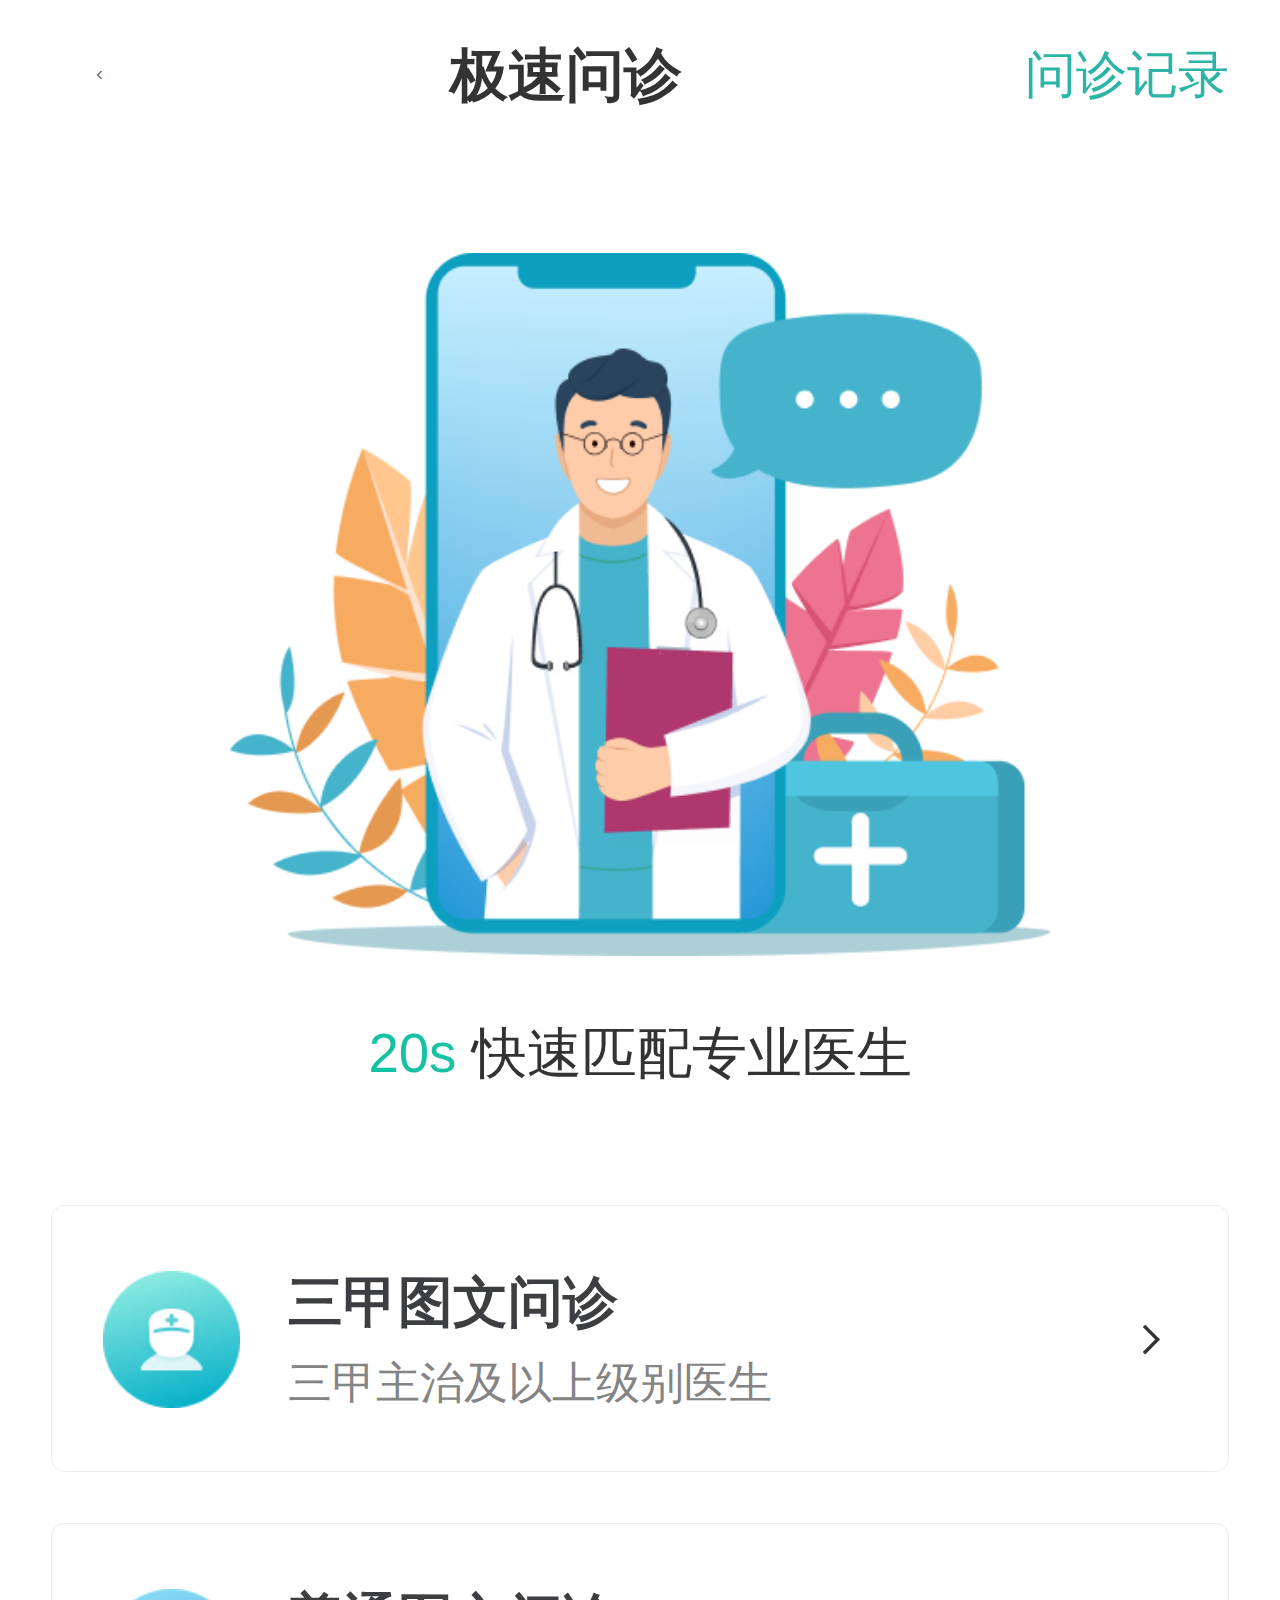
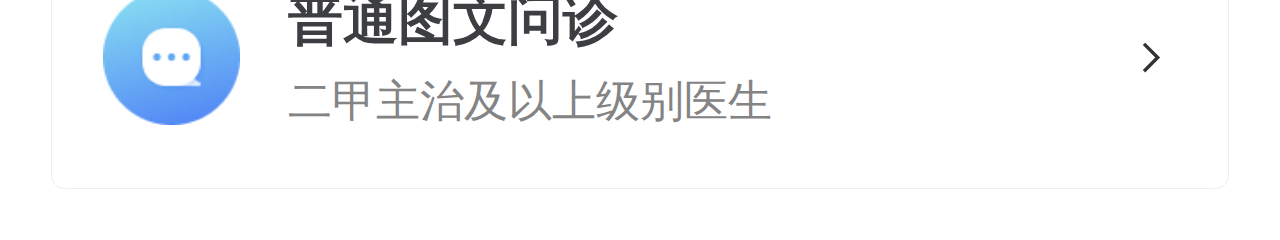
<file: doctor/index.html>
<!DOCTYPE html>
<html lang="en">
<head>
  <meta charset="UTF-8">
  <meta name="viewport" content="width=device-width, initial-scale=1.0">
  <title>极速问诊</title>
  <link rel="stylesheet" href="./css/index.css">
  <link rel="stylesheet" href="./iconfont/iconfont.css">

</head>
<body>
  <header>
    <a href="" class="back"><span class="iconfont icon-left"></span></a>
    <h3>极速问诊</h3>
    <p class="righttop">问诊记录</p>
  </header>

  <div class="banner">
    <img src="./assets/entry.png" alt="">
    <p class="pipei"><span class="green">20s</span> 快速匹配专业医生</p>
  </div>
  <script src="./js/flexible.js"></script>

  <div class="type">
    <ul>
      <li>
        <a href="">
          <img src="./assets/type01.png" alt="">
          <div>
            <h3>三甲图文问诊</h3>
            <p>三甲主治及以上级别医生</p>
          </div>
          <span class="iconfont icon-right"></span>
        </a>
      </li>
      <li>
        <a href="">
          <img src="./assets/type02.png" alt="">
          <div>
           <h3>普通图文问诊</h3>
           <p>二甲主治及以上级别医生</p>
          </div>
         <span class="iconfont icon-right"></span>
        </a>
      </li>
    </ul>
  </div>


</body>
</html>
</file>
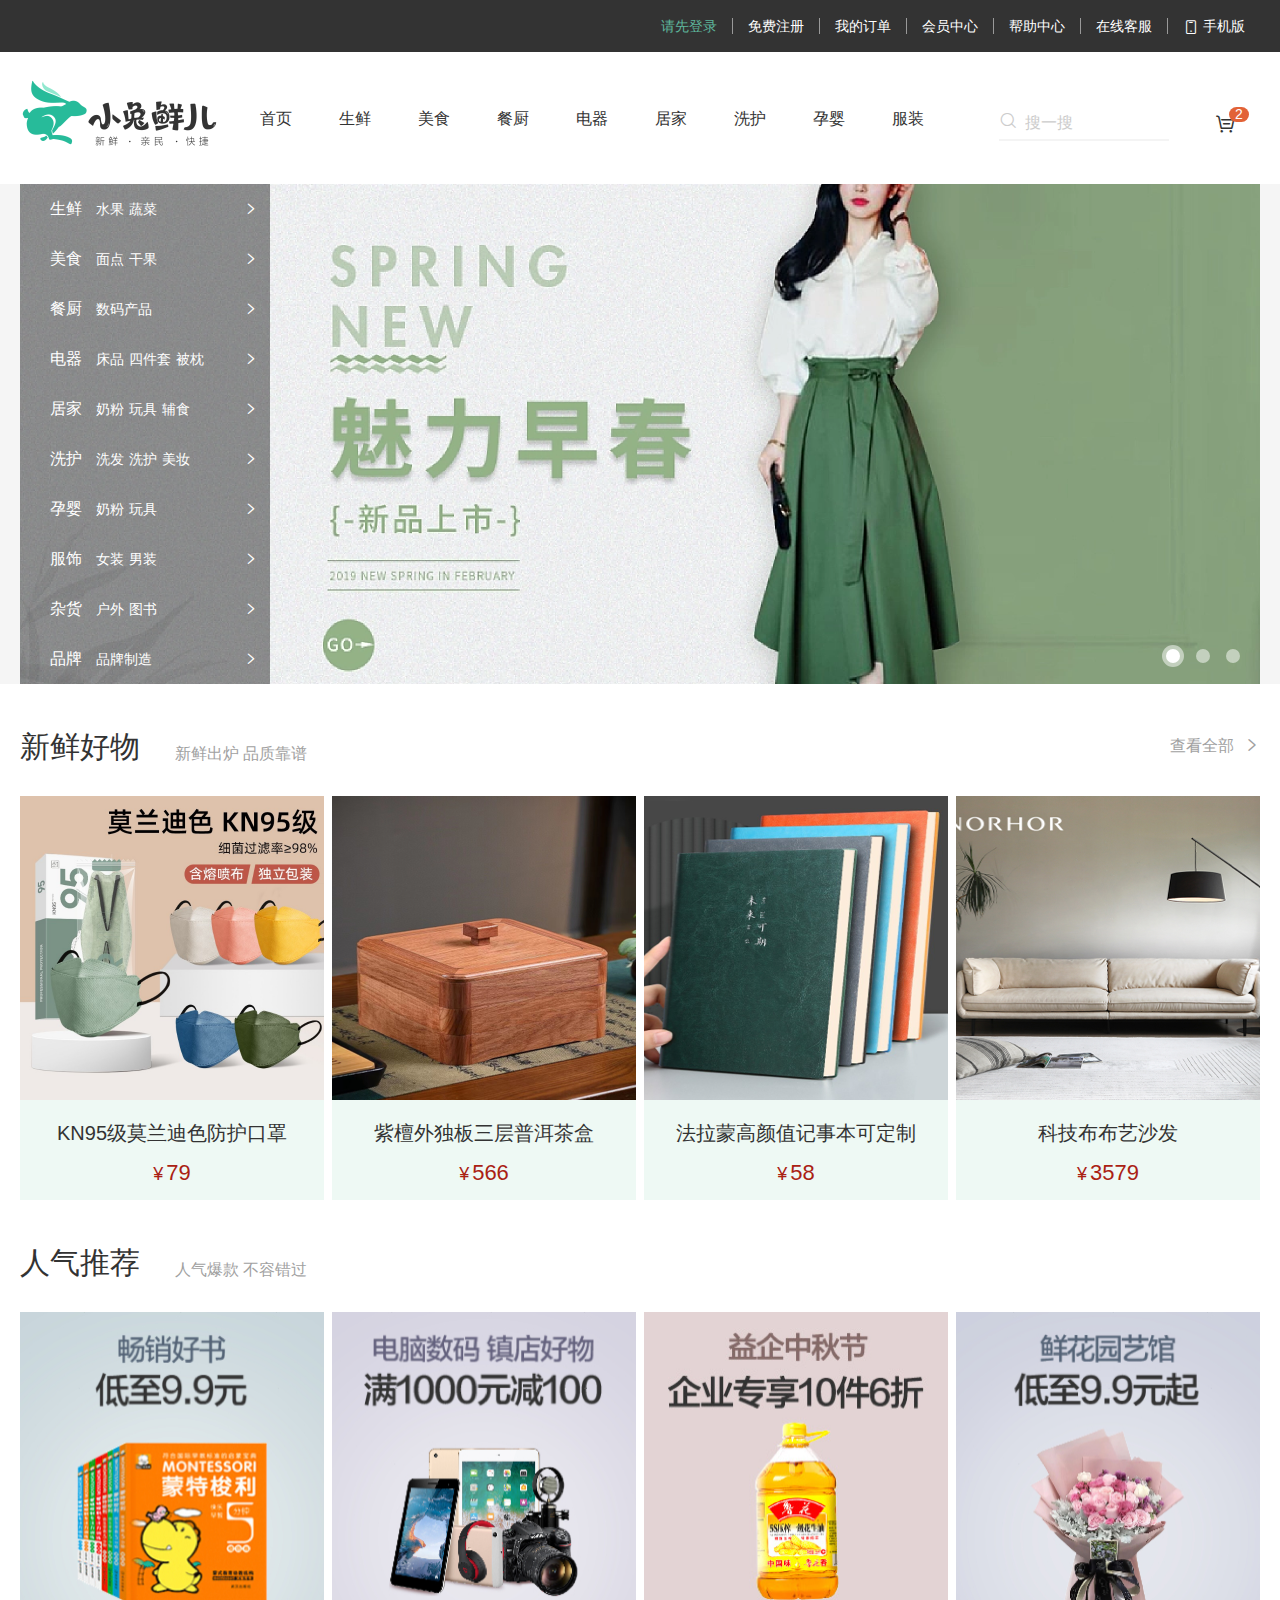
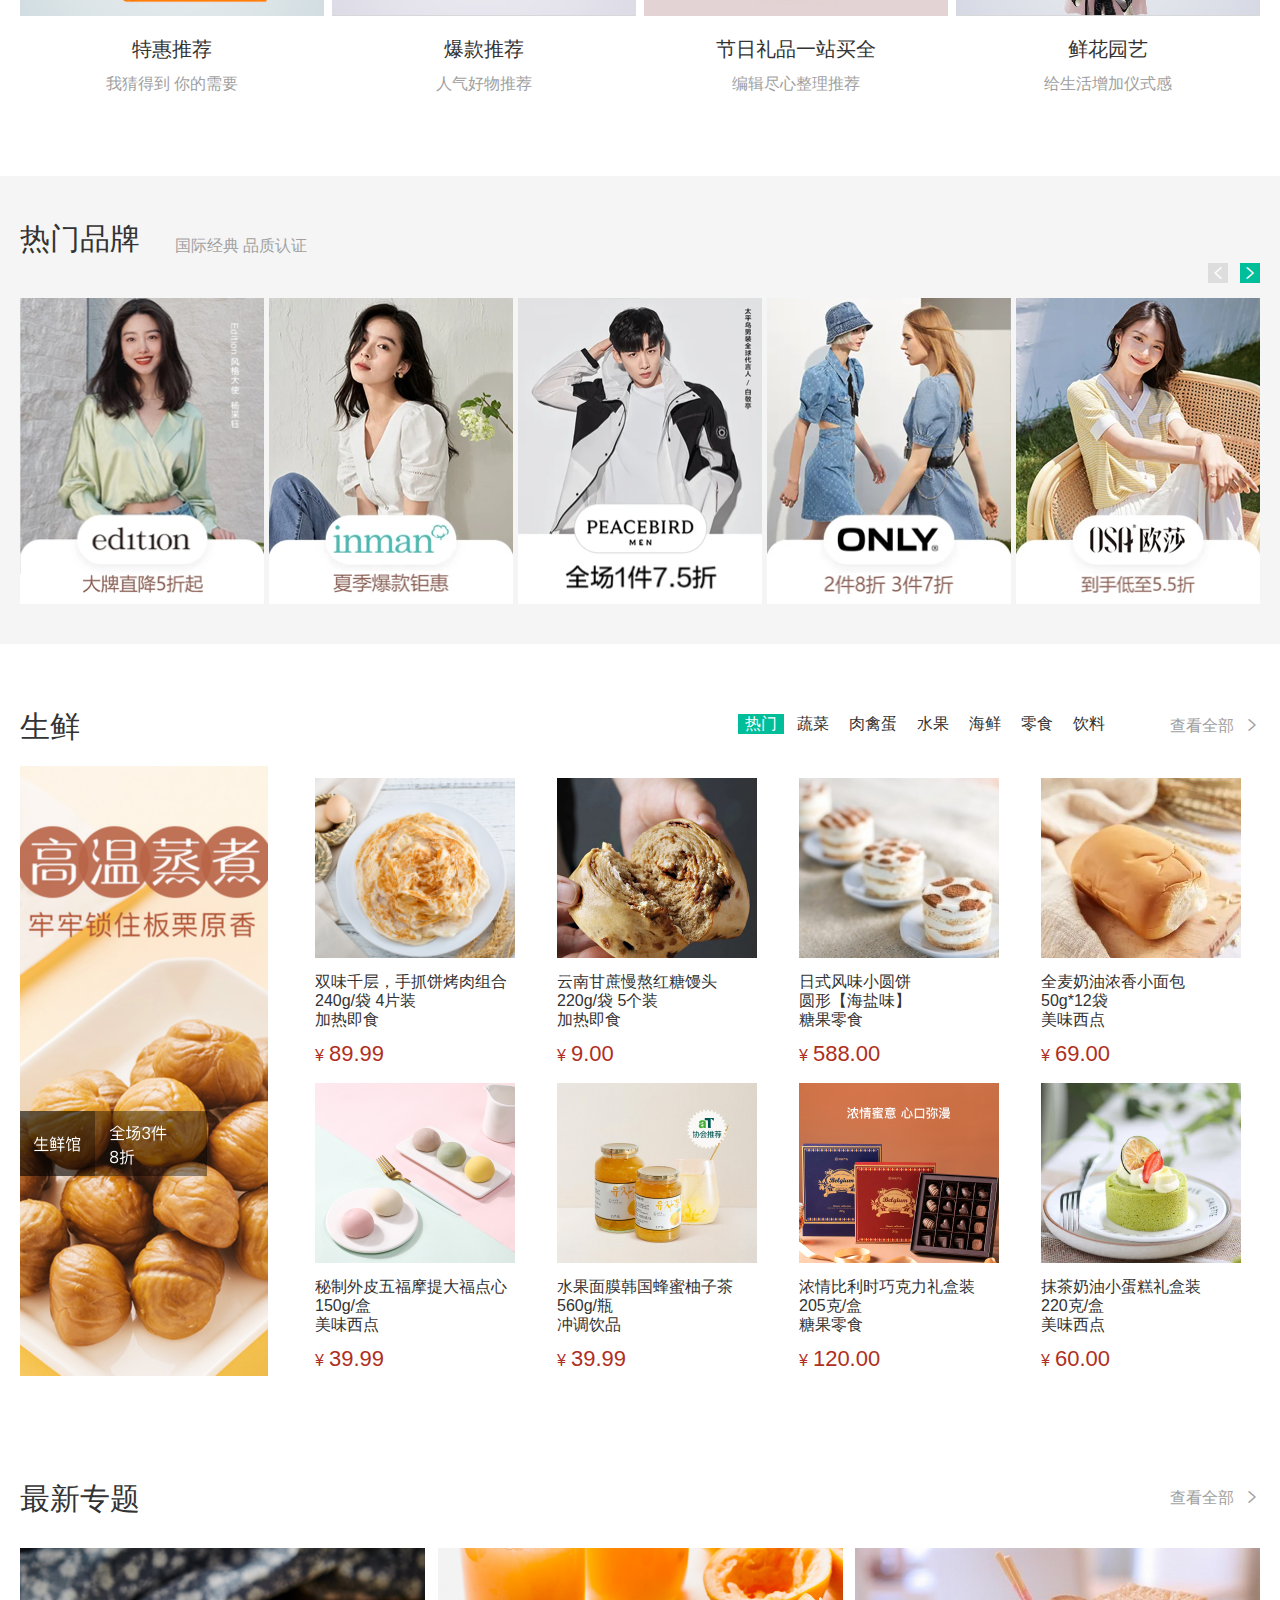
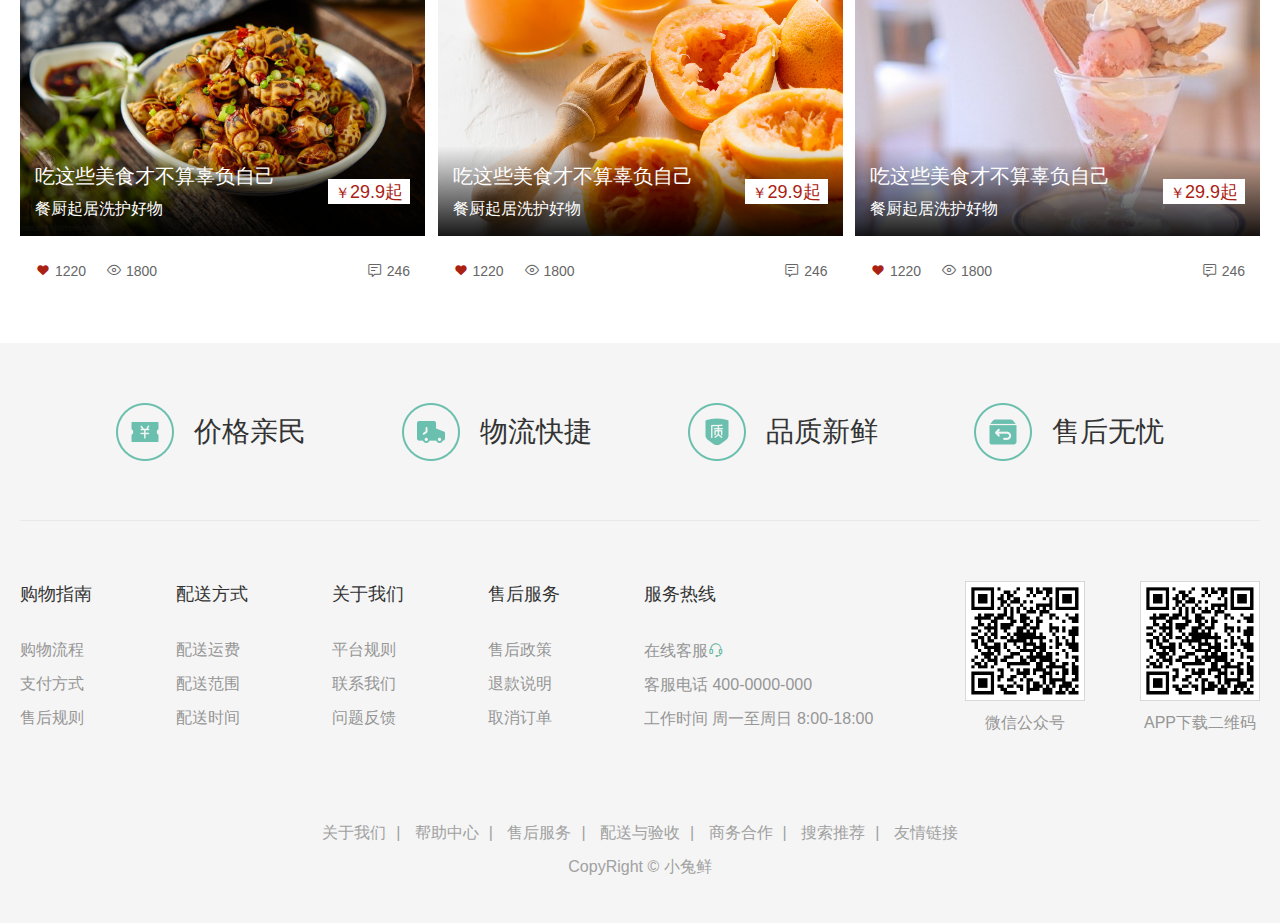
<file: online shopping/index.html>
<!DOCTYPE html>
<html lang="en">
<head>
  <meta charset="UTF-8">
  <meta http-equiv="X-UA-Compatible" content="IE=edge">
  <meta name="viewport" content="width=device-width, initial-scale=1.0">
  <meta name="description" content="小兔鲜儿官网，致力于打造全球最大的食品、生鲜电商购物平台。">
  <meta name="keywords" content="小兔鲜儿,食品,生鲜,服装,家电,电商,购物">
  <title>小兔鲜儿-新鲜、惠民、快捷！</title>
  <link rel="shortcut icon" href="favicon.ico" type="image/x-icon">
  <link rel="stylesheet" href="./iconfont/iconfont.css">
  <link rel="stylesheet" href="./css/base.css">
  <link rel="stylesheet" href="./css/common.css">
  <link rel="stylesheet" href="./css/index.css">
</head>
<body>
  <!-- 快捷导航 -->
  <div class="shortcut">
    <div class="wrapper">
      <ul>
        <li><a href="#" class="login">请先登录</a></li>
        <li><a href="#">免费注册</a></li>
        <li><a href="#">我的订单</a></li>
        <li><a href="#">会员中心</a></li>
        <li><a href="#">帮助中心</a></li>
        <li><a href="#">在线客服</a></li>
        <li><a href="#"><span class="iconfont icon-mobile-phone"></span>手机版</a></li>
      </ul>
    </div>
  </div>

  <!-- 头部 -->
  <div class="header wrapper">
    <div class="logo">
      <h1><a href="#">小兔鲜儿</a></h1>
    </div>
    <div class="nav">
      <ul>
        <li><a href="#">首页</a></li>
        <li><a href="#">生鲜</a></li>
        <li><a href="#">美食</a></li>
        <li><a href="#">餐厨</a></li>
        <li><a href="#">电器</a></li>
        <li><a href="#">居家</a></li>
        <li><a href="#">洗护</a></li>
        <li><a href="#">孕婴</a></li>
        <li><a href="#">服装</a></li>
      </ul>
    </div>
    <div class="search">
      <span class="iconfont icon-search"></span>
      <input type="text" placeholder="搜一搜">
    </div>
    <div class="cart">
      <span class="iconfont icon-cart-full"></span>
      <i>2</i>
    </div>
  </div>

  <!-- banner -->
  <div class="banner">
    <div class="wrapper">
      <ul class="pic">
        <li><a href="#"><img src="./uploads/banner1.png" alt=""></a></li>
        <li><a href="#"><img src="./uploads/banner1.png" alt=""></a></li>
        <li><a href="#"><img src="./uploads/banner1.png" alt=""></a></li>
      </ul>
      <div class="subnav">
        <ul>
          <li>
            <div><a href="#" class="classify">生鲜</a><a href="#">水果</a><a href="#">蔬菜</a></div>
            <span class="iconfont icon-arrow-right-bold"></span>
          </li>
          <li>
            <div><a href="#" class="classify">美食</a><a href="#">面点</a><a href="#">干果</a></div>
            <span class="iconfont icon-arrow-right-bold"></span>
          </li>
          <li>
            <div><a href="#" class="classify">餐厨</a><a href="#">数码产品</a></div>
            <span class="iconfont icon-arrow-right-bold"></span>
          </li>
          <li>
            <div><a href="#" class="classify">电器</a><a href="#">床品</a><a href="#">四件套</a><a href="#">被枕</a></div>
            <span class="iconfont icon-arrow-right-bold"></span>
          </li>
          <li>
            <div><a href="#" class="classify">居家</a><a href="#">奶粉</a><a href="#">玩具</a><a href="#">辅食</a></div>
            <span class="iconfont icon-arrow-right-bold"></span>
          </li>
          <li>
            <div><a href="#" class="classify">洗护</a><a href="#">洗发</a><a href="#">洗护</a><a href="#">美妆</a></div>
            <span class="iconfont icon-arrow-right-bold"></span>
          </li>
          <li>
            <div><a href="#" class="classify">孕婴</a><a href="#">奶粉</a><a href="#">玩具</a></div>
            <span class="iconfont icon-arrow-right-bold"></span>
          </li>
          <li>
            <div><a href="#" class="classify">服饰</a><a href="#">女装</a><a href="#">男装</a></div>
            <span class="iconfont icon-arrow-right-bold"></span>
          </li>
          <li>
            <div><a href="#" class="classify">杂货</a><a href="#">户外</a><a href="#">图书</a></div>
            <span class="iconfont icon-arrow-right-bold"></span>
          </li>
          <li>
            <div><a href="#" class="classify">品牌</a><a href="#">品牌制造</a></div>
            <span class="iconfont icon-arrow-right-bold"></span>
          </li>
          
        </ul>
      </div>
      <!-- 圆点指示器 -->
      <ol>
        <li class="current"><i></i></li>
        <li><i></i></li>
        <li><i></i></li>
      </ol>
    </div>
  </div>

  <!-- 新鲜好物 -->
  <div class="goods wrapper">
    <!-- 标题 -->
    <div class="title">
      <div class="left">
        <h3>新鲜好物</h3>
        <p>新鲜出炉 品质靠谱</p>
      </div>
      <div class="right">
        <a href="#" class="more">查看全部<span class="iconfont icon-arrow-right-bold"></span></a>
      </div>
    </div>
    <!-- 内容 -->
    <div class="bd">
      <ul>
        <li>
          <a href="#">
            <div class="pic"><img src="./uploads/goods1.png" alt=""></div>
            <div class="txt">
              <h4>KN95级莫兰迪色防护口罩</h4>
              <p>¥<span>79</span></p>
            </div>
          </a>
        </li>
        <li>
          <a href="#">
            <div class="pic"><img src="./uploads/goods2.png" alt=""></div>
            <div class="txt">
              <h4>紫檀外独板三层普洱茶盒</h4>
              <p>¥<span>566</span></p>
            </div>
          </a>
        </li>
        <li>
          <a href="#">
            <div class="pic"><img src="./uploads/goods3.png" alt=""></div>
            <div class="txt">
              <h4>法拉蒙高颜值记事本可定制</h4>
              <p>¥<span>58</span></p>
            </div>
          </a>
        </li>
        <li>
          <a href="#">
            <div class="pic"><img src="./uploads/goods4.png" alt=""></div>
            <div class="txt">
              <h4>科技布布艺沙发</h4>
              <p>¥<span>3579</span></p>
            </div>
          </a>
        </li>
        
      </ul>
    </div>
  </div>

  <!-- 人气推荐 -->
  <div class="recommend wrapper">
    <!-- 标题 -->
    <div class="title">
      <div class="left">
        <h3>人气推荐</h3>
        <p>人气爆款 不容错过</p>
      </div>
    </div>
    <!-- 内容 -->
    <div class="bd">
      <ul>
        <li>
          <a href="#">
            <div class="pic"><img src="./uploads/recommend1.png" alt=""></div>
            <div class="txt">
              <h4>特惠推荐</h4>
              <p>我猜得到 你的需要</p>
            </div>
          </a>
        </li>
        <li>
          <a href="#">
            <div class="pic"><img src="./uploads/recommend2.png" alt=""></div>
            <div class="txt">
              <h4>爆款推荐</h4>
              <p>人气好物推荐</p>
            </div>
          </a>
        </li>
        <li>
          <a href="#">
            <div class="pic"><img src="./uploads/recommend3.png" alt=""></div>
            <div class="txt">
              <h4>节日礼品一站买全</h4>
              <p>编辑尽心整理推荐</p>
            </div>
          </a>
        </li>
        <li>
          <a href="#">
            <div class="pic"><img src="./uploads/recommend4.png" alt=""></div>
            <div class="txt">
              <h4>鲜花园艺</h4>
              <p>给生活增加仪式感</p>
            </div>
          </a>
        </li>
        
      </ul>
    </div>
  </div>

  <!-- 热门品牌 -->
  <div class="brand">
    <div class="wrapper">
      <!-- 标题 -->
      <div class="title">
        <div class="left">
          <h3>热门品牌</h3>
          <p>国际经典 品质认证</p>
        </div>

        <div class="button">
          <a href="#" class="prev">
            <i class="iconfont icon-arrow-left-bold"></i>
          </a>
          <a href="#" class="next">
            <i class="iconfont icon-arrow-right-bold"></i>
          </a>
        </div>
      </div>
      <!-- 内容 -->
      <div class="bd">
        <ul>
          <li><a href="#"><img src="./uploads/hot1.png" alt=""></a></li>
          <li><a href="#"><img src="./uploads/hot2.png" alt=""></a></li>
          <li><a href="#"><img src="./uploads/hot3.png" alt=""></a></li>
          <li><a href="#"><img src="./uploads/hot4.png" alt=""></a></li>
          <li><a href="#"><img src="./uploads/hot5.png" alt=""></a></li>
        </ul>
      </div>
    </div>
  </div>

  <!-- 生鲜 -->
  <div class="fresh wrapper">
    <!-- 标题 -->
    <div class="title">
      <div class="left">
        <h3>生鲜</h3>
      </div>
      <div class="right">
        <ul>
          <li><a href="#" class="active">热门</a></li>
          <li><a href="#">蔬菜</a></li>
          <li><a href="#">肉禽蛋</a></li>
          <li><a href="#">水果</a></li>
          <li><a href="#">海鲜</a></li>
          <li><a href="#">零食</a></li>
          <li><a href="#">饮料</a></li>
        </ul>
        <a href="#" class="more">查看全部<span class="iconfont icon-arrow-right-bold"></span></a>
      </div>
    </div>
    <!-- 内容 -->
    <div class="content">
      <div class="left">
        <a href="#"><img src="./uploads/fresh_left.png" alt=""></a>
      </div>
      <div class="right">
        <ul>
          <li>
            <a href="#">
              <div class="pic"><img src="./uploads/fresh1.png" alt=""></div>
              <div class="txt">
                <div class="info">
                  <h4>双味千层，手抓饼烤肉组合</h4>
                  <p>240g/袋 4片装</p>
                  <p>加热即食</p>
                </div>
                <p class="price">¥<span>89.99</span></p>
              </div>
            </a>
            <div class="cover">
              <p>找相似</p>
              <p></p>
              <p>发现更多宝贝<span class="iconfont icon-arrow-right-bold"></span></p>
            </div>
          </li>
          <li>
            <a href="#">
              <div class="pic"><img src="./uploads/fresh2.png" alt=""></div>
              <div class="txt">
                <div class="info">
                  <h4>云南甘蔗慢熬红糖馒头</h4>
                  <p>220g/袋 5个装</p>
                  <p>加热即食</p>
                </div>
                <p class="price">¥<span>9.00</span></p>
              </div>
            </a>
            <div class="cover">
              <p>找相似</p>
              <p></p>
              <p>发现更多宝贝<span class="iconfont icon-arrow-right-bold"></span></p>
            </div>
          </li>
          <li>
            <a href="#">
              <div class="pic"><img src="./uploads/fresh3.png" alt=""></div>
              <div class="txt">
                <div class="info">
                  <h4>日式风味小圆饼</h4>
                  <p>圆形【海盐味】</p>
                  <p>糖果零食</p>
                </div>
                <p class="price">¥<span>588.00</span></p>
              </div>
            </a>
            <div class="cover">
              <p>找相似</p>
              <p></p>
              <p>发现更多宝贝<span class="iconfont icon-arrow-right-bold"></span></p>
            </div>
          </li>
          <li>
            <a href="#">
              <div class="pic"><img src="./uploads/fresh4.png" alt=""></div>
              <div class="txt">
                <div class="info">
                  <h4>全麦奶油浓香小面包</h4>
                  <p>50g*12袋</p>
                  <p>美味西点</p>
                </div>
                <p class="price">¥<span>69.00</span></p>
              </div>
            </a>
            <div class="cover">
              <p>找相似</p>
              <p></p>
              <p>发现更多宝贝<span class="iconfont icon-arrow-right-bold"></span></p>
            </div>
          </li>
          <li>
            <a href="#">
              <div class="pic"><img src="./uploads/fresh5.png" alt=""></div>
              <div class="txt">
                <div class="info">
                  <h4>秘制外皮五福摩提大福点心</h4>
                  <p>150g/盒</p>
                  <p>美味西点</p>
                </div>
                <p class="price">¥<span>39.99</span></p>
              </div>
            </a>
            <div class="cover">
              <p>找相似</p>
              <p></p>
              <p>发现更多宝贝<span class="iconfont icon-arrow-right-bold"></span></p>
            </div>
          </li>
          <li>
            <a href="#">
              <div class="pic"><img src="./uploads/fresh6.png" alt=""></div>
              <div class="txt">
                <div class="info">
                  <h4>水果面膜韩国蜂蜜柚子茶</h4>
                  <p>560g/瓶</p>
                  <p>冲调饮品</p>
                </div>
                <p class="price">¥<span>39.99</span></p>
              </div>
            </a>
            <div class="cover">
              <p>找相似</p>
              <p></p>
              <p>发现更多宝贝<span class="iconfont icon-arrow-right-bold"></span></p>
            </div>
          </li>
          <li>
            <a href="#">
              <div class="pic"><img src="./uploads/fresh7.png" alt=""></div>
              <div class="txt">
                <div class="info">
                  <h4>浓情比利时巧克力礼盒装</h4>
                  <p>205克/盒</p>
                  <p>糖果零食</p>
                </div>
                <p class="price">¥<span>120.00</span></p>
              </div>
            </a>
            <div class="cover">
              <p>找相似</p>
              <p></p>
              <p>发现更多宝贝<span class="iconfont icon-arrow-right-bold"></span></p>
            </div>
          </li>
          <li>
            <a href="#">
              <div class="pic"><img src="./uploads/fresh8.png" alt=""></div>
              <div class="txt">
                <div class="info">
                  <h4>抹茶奶油小蛋糕礼盒装</h4>
                  <p>220克/盒</p>
                  <p>美味西点</p>
                </div>
                <p class="price">¥<span>60.00</span></p>
              </div>
            </a>
            <div class="cover">
              <p>找相似</p>
              <p></p>
              <p>发现更多宝贝<span class="iconfont icon-arrow-right-bold"></span></p>
            </div>
          </li>
        </ul>
      </div>
    </div>
  </div>

  <!-- 最新专题 -->
  <div class="topic wrapper">
    <div class="title">
      <div class="left">
        <h3>最新专题</h3>
      </div>
      <div class="right">
        <a href="#" class="more">查看全部<span class="iconfont icon-arrow-right-bold"></span></a>
      </div>
    </div>
    <div class="topic-bd">
      <ul>
        <li>
          <a href="#">
            <div class="pic">
              <img src="./uploads/topic1.png" alt="">
              <!-- 定位区域 -->
              <div class="cover">
                <div class="left">
                  <h4>吃这些美食才不算辜负自己</h4>
                  <p>餐厨起居洗护好物</p>
                </div>
                <div class="right">￥<span>29.9</span><span>起</span></div>
              </div>
            </div>
            <div class="txt">
              <div class="left">
                <p>
                  <i class="iconfont icon-favorites-fill"></i>
                  <span>1220</span>
                </p>
                <p>
                  <i class="iconfont icon-browse"></i>
                  <span>1800</span>
                </p>
              </div>
              <div class="right">
                <p>
                  <i class="iconfont icon-comment"></i>
                  <span>246</span>
                </p>
              </div>
            </div>
          </a>
        </li>
        <li>
          <a href="#">
            <div class="pic">
              <img src="./uploads/topic2.png" alt="">
              <!-- 定位区域 -->
              <div class="cover">
                <div class="left">
                  <h4>吃这些美食才不算辜负自己</h4>
                  <p>餐厨起居洗护好物</p>
                </div>
                <div class="right">￥<span>29.9</span><span>起</span></div>
              </div>
            </div>
            <div class="txt">
              <div class="left">
                <p>
                  <i class="iconfont icon-favorites-fill"></i>
                  <span>1220</span>
                </p>
                <p>
                  <i class="iconfont icon-browse"></i>
                  <span>1800</span>
                </p>
              </div>
              <div class="right">
                <p>
                  <i class="iconfont icon-comment"></i>
                  <span>246</span>
                </p>
              </div>
            </div>
          </a>
        </li>
        <li>
          <a href="#">
            <div class="pic">
              <img src="./uploads/topic3.png" alt="">
              <!-- 定位区域 -->
              <div class="cover">
                <div class="left">
                  <h4>吃这些美食才不算辜负自己</h4>
                  <p>餐厨起居洗护好物</p>
                </div>
                <div class="right">￥<span>29.9</span><span>起</span></div>
              </div>
            </div>
            <div class="txt">
              <div class="left">
                <p>
                  <i class="iconfont icon-favorites-fill"></i>
                  <span>1220</span>
                </p>
                <p>
                  <i class="iconfont icon-browse"></i>
                  <span>1800</span>
                </p>
              </div>
              <div class="right">
                <p>
                  <i class="iconfont icon-comment"></i>
                  <span>246</span>
                </p>
              </div>
            </div>
          </a>
        </li>
      </ul>
    </div>
  </div>

  <!-- 底部 -->
  <div class="footer">
    <div class="wrapper">
      <!-- 服务 -->
      <div class="service">
        <ul>
          <li>
            <h5></h5>
            <p>价格亲民</p>
          </li>
          <li>
            <h5></h5>
            <p>物流快捷</p>
          </li>
          <li>
            <h5></h5>
            <p>品质新鲜</p>
          </li>
          <li>
            <h5></h5>
            <p>售后无忧</p>
          </li>
          
        </ul>
      </div>
      <!-- 帮助中心 -->
      <div class="help">
        <div class="left">
          <dl>
            <dt>购物指南</dt>
            <dd><a href="#">购物流程</a></dd>
            <dd><a href="#">支付方式</a></dd>
            <dd><a href="#">售后规则</a></dd>
          </dl>
          <dl>
            <dt>配送方式</dt>
            <dd><a href="#">配送运费</a></dd>
            <dd><a href="#">配送范围</a></dd>
            <dd><a href="#">配送时间</a></dd>
          </dl>
          <dl>
            <dt>关于我们</dt>
            <dd><a href="#">平台规则</a></dd>
            <dd><a href="#">联系我们</a></dd>
            <dd><a href="#">问题反馈</a></dd>
          </dl>
          <dl>
            <dt>售后服务</dt>
            <dd><a href="#">售后政策</a></dd>
            <dd><a href="#">退款说明</a></dd>
            <dd><a href="#">取消订单</a></dd>
          </dl>
          <dl>
            <dt>服务热线</dt>
            <dd><a href="#">在线客服<span class="iconfont icon-customer-service"></span></a></dd>
            <dd><a href="#">客服电话 400-0000-000</a></dd>
            <dd><a href="#">工作时间 周一至周日 8:00-18:00</a></dd>
          </dl>
        </div>
        <div class="right">
          <ul>
            <li>
              <div class="pic"><img src="./images/wechat.png" alt=""></div>
              <p>微信公众号</p>
            </li>
            <li>
              <div class="pic"><img src="./images/app.png" alt=""></div>
              <p>APP下载二维码</p>
            </li>
          </ul>
        </div>
      </div>
      <!-- 版权 -->
      <div class="copyright">
        <p>
          <a href="#">关于我们</a>|
          <a href="#">帮助中心</a>|
          <a href="#">售后服务</a>|
          <a href="#">配送与验收</a>|
          <a href="#">商务合作</a>|
          <a href="#">搜索推荐</a>|
          <a href="#">友情链接</a>
        </p>
        <p>CopyRight © 小兔鲜</p>
      </div>
    </div>
  </div>
</body>
</html>
</file>
<file: doctor/css/index.css>
*,
::after,
::before {
  box-sizing: border-box;
}
body,
ul,
p,
h1,
h2,
h3,
h4,
h5,
h6 {
  padding: 0;
  margin: 0;
}
body {
  font-family: -apple-system, BlinkMacSystemFont, PingFangSC-Regular, "PingFang SC", "Microsoft YaHei", "Helvetica Neue", Helvetica, Arial, sans-serif;
  font-size: 14px;
  color: #333;
}
img {
  vertical-align: bottom;
}
ul {
  list-style-type: none;
}
a {
  color: #333;
  text-decoration: none;
  -webkit-tap-highlight-color: rgba(0, 0, 0, 0);
}
header {
  height: 1.17333333rem;
  display: flex;
  justify-content: space-between;
  line-height: 1.17333333rem;
  padding: 0 0.4rem;
}
header .back {
  margin-left: 0.32rem;
}
header h3 {
  font-size: 0.45333333rem;
}
header .righttop {
  font-size: 0.4rem;
  color: #2CB5A5;
}
.banner {
  margin-top: 0.8rem;
  margin-bottom: 0.89333333rem;
  text-align: center;
}
.banner img {
  width: 6.4rem;
  height: 5.49333333rem;
}
.banner .pipei {
  margin-top: 0.48rem;
  font-size: 0.42666667rem;
}
.banner .pipei .green {
  color: #16C2A3;
}
.type {
  padding: 0 0.4rem;
}
.type li {
  border: 1px solid #EDEDED;
  padding: 0 0.4rem;
  height: 2.08rem;
  margin-bottom: 0.4rem;
  border-radius: 0.10666667rem;
}
.type li a {
  display: flex;
  align-items: center;
  height: 2.08rem;
}
.type li a img {
  width: 1.06666667rem;
  height: 1.06666667rem;
  margin-right: 0.37333333rem;
}
.type li a div {
  flex: 1;
}
.type li a div h3 {
  font-size: 0.42666667rem;
  color: #3C3E42;
  margin-bottom: 0.10666667rem;
}
.type li a div p {
  font-size: 0.34666667rem;
  color: #848484;
}
.type li a .iconfont {
  font-size: 0.42666667rem;
}
</file>
<file: doctor/iconfont/iconfont.css>
@font-face {
  font-family: "iconfont"; /* Project id 3868932 */
  src: url('./font_3868932_yoa65s6xn5.woff2') format('woff2'),
       url('./font_3868932_yoa65s6xn5.woff?t=1674978058821') format('woff'),
       url('./font_3868932_yoa65s6xn5.ttf') format('truetype');
}

.iconfont {
  font-family: "iconfont" !important;
  font-size: 16px;
  font-style: normal;
  -webkit-font-smoothing: antialiased;
  -moz-osx-font-smoothing: grayscale;
}

.icon-up:before {
  content: "\e658";
}

.icon-left:before {
  content: "\e659";
}

.icon-down:before {
  content: "\e65a";
}

.icon-right:before {
  content: "\e65b";
}

.icon-search:before {
  content: "\e8ef";
}

.icon-sync:before {
  content: "\e786";
}

.icon-edit-square:before {
  content: "\e791";
}

.icon-appstore:before {
  content: "\e792";
}

.icon-cloud-upload:before {
  content: "\e7d9";
}

.icon-sound:before {
  content: "\e7da";
}

.icon-block:before {
  content: "\e7df";
}

.icon-pic-left:before {
  content: "\e7f6";
}

.icon-crown:before {
  content: "\e842";
}

.icon-desktop:before {
  content: "\e843";
}
</file>
<file: online shopping/iconfont/iconfont.css>
@font-face {
  font-family: "iconfont"; /* Project id 3703850 */
  src: url('iconfont.woff2?t=1665647794908') format('woff2'),
       url('iconfont.woff?t=1665647794908') format('woff'),
       url('iconfont.ttf?t=1665647794908') format('truetype');
}

.iconfont {
  font-family: "iconfont" !important;
  font-size: 16px;
  font-style: normal;
  -webkit-font-smoothing: antialiased;
  -moz-osx-font-smoothing: grayscale;
}

.icon-favorites-fill:before {
  content: "\e721";
}

.icon-cart-full:before {
  content: "\e746";
}

.icon-browse:before {
  content: "\e666";
}

.icon-comment:before {
  content: "\e668";
}

.icon-customer-service:before {
  content: "\e66a";
}

.icon-fabulous:before {
  content: "\e66f";
}

.icon-mobile-phone:before {
  content: "\e678";
}

.icon-search:before {
  content: "\e67d";
}

.icon-arrow-left-bold:before {
  content: "\e685";
}

.icon-arrow-right-bold:before {
  content: "\e687";
}
</file>
<file: online shopping/css/base.css>
/* 去除常见标签默认的 margin 和 padding */
* {
  margin: 0;
  padding: 0;
  box-sizing: border-box;
}

/* 设置网页统一的字体大小、行高、字体系列相关属性 */
body {
  font: 16px/1.5  "Microsoft Yahei",
    "Hiragino Sans GB", "Heiti SC", "WenQuanYi Micro Hei", sans-serif;
  color: #333;
}

/* 去除列表默认样式 */
ul,
ol {
  list-style: none;
}

/* 去除默认的倾斜效果 */
em,
i {
  font-style: normal;
}

/* 去除a标签默认下划线，并设置默认文字颜色 */
a {
  text-decoration: none;
  color: #333;
}

/* 设置img的垂直对齐方式为居中对齐，去除img默认下间隙 */
img {
  width: 100%;
  height: 100%;
  vertical-align: middle;
}

/* 去除input默认样式 */
input {
  border: none;
  outline: none;
  color: #333;
}

h1,
h2,
h3,
h4,
h5,
h6 {
  font-weight: 400;
}
</file>
<file: online shopping/css/common.css>
.wrapper {
  margin: 0 auto;
  width: 1240px;
}

/* 快捷导航 */
.shortcut {
  height: 52px;
  background-color: #333;
}

.shortcut .wrapper {
  display: flex;
  justify-content: flex-end;
  height: 52px;
}

.shortcut ul {
  display: flex;
  line-height: 52px;
}

.shortcut li a {
  padding: 0 15px;
  border-right: 1px solid #999;
  font-size: 14px;
  color: #fff;
}

.shortcut li:last-child a {
  border-right: 0;
}

.shortcut li .iconfont {
  margin-right: 4px;
  vertical-align: middle;
}

.shortcut li .login {
  color: #5EB69C;
}

/* 头部 */
.header {
  display: flex;
  margin-top: 22px;
  margin-bottom: 22px;
  height: 88px;
}

.logo {
  margin-right: 40px;
  width: 200px;
  height: 88px;
}

.logo a {
  display: block;
  width: 200px;
  height: 88px;
  background-image: url(../images/logo.png);
  font-size: 0;
}

/* 导航 */
.nav {
  margin-top: 33px;
  margin-right: 28px;
}

.nav ul {
  display: flex;
}

.nav li {
  margin-right: 47px;
}

.nav li a {
  padding-bottom: 10px;
}

.nav li a:hover {
  border-bottom: 2px solid #5EB69C;
  color: #5EB69C;
}

/* 搜索 */
.search {
  display: flex;
  margin-top: 33px;
  margin-right: 45px;
  width: 170px;
  height: 34px;
  border-bottom: 2px solid #F4F4F4;
}

.search .iconfont {
  margin-right: 8px;
  font-size: 18px;
  color: #ccc;
}

.search input {
  flex: 1;
  width: 0;
}

.search input::placeholder {
  font-size: 16px;
  color: #ccc;
}

/* 购物车 */
.cart {
  position: relative;
  margin-top: 32px;
}

.cart .iconfont {
  font-size: 24px;
}

.cart i {
  position: absolute;
  top: 1px;
  left: 15px;
  padding: 0 6px;
  height: 15px;
  background-color: #E26237;
  border-radius: 8px;
  font-size: 14px;
  color: #FFFEFE;
  line-height: 15px;
}

/* 底部 */
.footer {
  height: 580px;
  background-color: #F5F5F5;
}

.service {
  padding: 60px 0;
  height: 178px;
  border-bottom: 1px solid #E8E8E8;
}

.service ul {
  display: flex;
  justify-content: space-evenly;
}

.service li {
  display: flex;
  width: 190px;
  height: 58px;
}

.service li h5 {
  margin-right: 20px;
  width: 58px;
  height: 58px;
  background-image: url(../images/sprite.png);
}

.service li p {
  font-size: 28px;
  line-height: 58px;
}

.service li:nth-child(2) h5 {
  background-position: 0 -58px;
}
.service li:nth-child(3) h5 {
  background-position: 0 -116px;
}
.service li:nth-child(4) h5 {
  background-position: 0 -174px;
}

/* 帮助中心 */
.help {
  display: flex;
  justify-content: space-between;
  padding-top: 60px;
  height: 300px;
}

/* left */
.help .left {
  display: flex;
}

.help .left dl {
  margin-right: 84px;
}

.help .left dl:last-child {
  margin-right: 0;
}

.help .left dt {
  margin-bottom: 30px;
  font-size: 18px;
}

.help .left dd {
  margin-bottom: 10px;
}

.help .left a {
  color: #969696;
}

.help .left .iconfont {
  color: #5EB69C;
}

/* right */
.help .right ul {
  display: flex;
}

.help .right li:first-child {
  margin-right: 55px;
}

.help .right .pic {
  margin-bottom: 10px;
  width: 120px;
  height: 120px;
}

.help .right p {
  color: #969696;
  text-align: center;
}

/* 版权 */
.copyright {
  text-align: center;
}

.copyright p {
  margin-bottom: 10px;
  color: #A1A1A1;
}

.copyright p a {
  margin: 0 10px;
  color: #A1A1A1;
}
</file>
<file: online shopping/css/index.css>
.banner {
  height: 500px;
  background-color: #F5F5F5;
}

.banner .wrapper {
  position: relative;
  height: 500px;
  background-color: pink;
  overflow: hidden;
}

/* 图片 */
.banner .pic {
  display: flex;
  width: 3720px;
}

/* 侧导航 */
.subnav {
  position: absolute;
  left: 0;
  top: 0;
  width: 250px;
  height: 500px;
  background-color: rgba(0,0,0,0.42);
}

.subnav li {
  display: flex;
  justify-content: space-between;
  padding-left: 30px;
  padding-right: 12px;
  height: 50px;
  line-height: 50px;
  color: #fff;

  cursor: pointer;
}

.subnav li a {
  margin-right: 5px;
  font-size: 14px;
  color: #fff;
}

.subnav li .classify {
  margin-right: 14px;
  font-size: 16px;
}

.subnav li .iconfont {
  font-size: 14px;
}

.subnav li:hover {
  background-color: #00BE9A;
}

/* 圆点指示器 */
.banner ol {
  position: absolute;
  bottom: 17px;
  right: 16px;
  display: flex;
}

.banner ol li {
  margin-left: 8px;
  width: 22px;
  height: 22px;
  border-radius: 50%;
  cursor: pointer;
}

.banner ol i {
  display: block;
  margin: 4px;
  width: 14px;
  height: 14px;
  background-color: rgba(255,255,255,0.5);
  border-radius: 50%;
}

/* 选中：li半透明； i白色 */
.banner ol .current {
  background-color: rgba(255,255,255,0.5);
}

.banner ol .current i {
  background-color: #fff;
}

/* 新鲜好物 */
/* 标题 -- 公共样式 */
.title {
  display: flex;
  justify-content: space-between;
  margin-top: 40px;
  margin-bottom: 30px;
  height: 42px;
}

.title .left {
  display: flex;
}

.title .left h3 {
  margin-right: 35px;
  font-size: 30px;
}

.title .left p {
  align-self: flex-end;
  color: #A1A1A1;
}

.title .right .more {
  line-height: 42px;
  color: #A1A1A1;
}

.title .right .more .iconfont {
  margin-left: 10px;
}

/* 好物内容 -- 公共样式 */
.bd ul {
  display: flex;
  justify-content: space-between;
}

.bd li {
  width: 304px;
  height: 404px;
  background-color: #EEF9F4;
}

.bd li .pic {
  width: 304px;
  height: 304px;
}

.bd li .txt {
  text-align: center;
}

.bd li h4 {
  margin-top: 18px;
  margin-bottom: 8px;
  font-size: 20px;
}

.goods .bd p {
  font-size: 18px;
  color: #AA2113;
}

.goods .bd p span {
  margin-left: 3px;
  font-size: 22px;
}

/* 人气推荐 */
.recommend .bd li {
  background-color: #fff;
}

.recommend .bd p {
  color: #A1A1A1;
}

/* 热门品牌 */
.brand {
  margin-top: 60px;
  height: 468px;
  background-color: #F5F5F5;
}

.brand .wrapper {
  overflow: hidden;
  height: 468px;
}

.brand .title {
  position: relative;
  margin-bottom: 40px;
}

.brand .button {
  position: absolute;
  right: 0;
  bottom: -25px;
  display: flex;
}

.brand .button a {
  margin-left: 12px;
  width: 20px;
  height: 20px;
  text-align: center;
  line-height: 20px;
  color: #fff;
}

.brand .button .prev {
  background-color: #ddd;
}

.brand .button .next {
  background-color: #00BE9A;
}

.brand .bd li {
  width: 244px;
  height: 306px;
}

/* 生鲜 */
.fresh .title {
  margin-top: 60px;
  margin-bottom: 20px;
}

.title .right {
  display: flex;
}

.title .right ul {
  display: flex;
  margin-top: 10px;
  margin-right: 58px;
}

.title .right ul a {
  display: block;
  margin-left: 6px;
  padding: 0 7px;
  height: 20px;
  line-height: 20px;
}

.title .right ul .active {
  background-color: #00BE9A;
  color: #fff;
}

/* 生鲜内容 */
.content {
  display: flex;
  justify-content: space-between;
}

.content .left {
  width: 248px;
  height: 610px;
}

.content .right {
  width: 968px;
  height: 610px;
}

.content .right ul {
  display: flex;
  flex-wrap: wrap;
}

.content .right li {
  position: relative;
  padding: 10px 21px 0;
  width: 242px;
  height: 305px;
  border: 2px solid #fff;

  overflow: hidden;
}

/* 产品内容 */
.content .pic {
  width: 200px;
  height: 180px;
}

.content .info {
  margin-top: 14px;
  margin-bottom: 5px;
  height: 60px;
  line-height: 19px;
}

.content .price {
  color: #AF2F22;
}

.content .price span {
  margin-left: 5px;
  font-size: 22px;
}

/* 产品底部绿色区域 */
.content li .cover {
  position: absolute;
  left: 0;
  /* bottom: 0; */
  bottom: -86px;
  padding-top: 15px;
  width: 242px;
  height: 84px;
  background-color: #00BE9A;
  text-align: center;
  color: #fff;
  transition: all 0.5s;
}

.content .cover p:nth-child(1) {
  font-size: 18px;
}

.content .cover p:nth-child(2) {
  margin: 3px auto 6px;
  width: 120px;
  height: 1px;
  background-color: rgba(255,255,255,0.11);
}

.content .cover p:nth-child(3) {
  font-size: 13px;
} 

.content .cover p:nth-child(3) .iconfont {
  font-size: 14px;
}

.content .right li:hover .cover {
  bottom: 0;
}

.content .right li:hover {
  border: 2px solid #00BE9A;
}

/* 最新专题 */
.topic {
  margin-bottom: 40px;
}

.topic .title {
  margin-top: 100px;
}

.topic-bd ul {
  display: flex;
  justify-content: space-between;
}

.topic-bd li {
  width: 405px;
  height: 355px;
}

.topic-bd .pic {
  position: relative;
  width: 405px;
  height: 288px;
}

.topic-bd .txt {
  display: flex;
  justify-content: space-between;
  align-items: center;
  padding: 0 15px;
  width: 405px;
  height: 67px;
  font-size: 14px;
  color: #666;
}

.topic-bd .txt .left {
  display: flex;
}

.topic-bd .txt .left p {
  margin-right: 20px;
}

.topic-bd .txt .left p:nth-child(1) i {
  color: #AA2113;
}

.topic-bd .cover {
  position: absolute;
  left: 0;
  bottom: 0;

  display: flex;
  justify-content: space-between;
  align-items: center;

  padding: 0 15px;
  width: 405px;
  height: 90px;
  background-image: linear-gradient(180deg, rgba(137,137,137,0.00) 0%, rgba(0,0,0,0.90) 100%);
}

.topic-bd .cover .left {
  color: #fff;
}

.topic-bd .cover .left h4 {
  margin-bottom: 6px;
  font-size: 20px;
}

.topic-bd .cover .right {
  padding: 0 7px;
  height: 25px;
  background-color: #fff;
  color: #AA2113;
  font-size: 15px;
}

.topic-bd .cover .right span {
  font-size: 18px;
}
</file>
